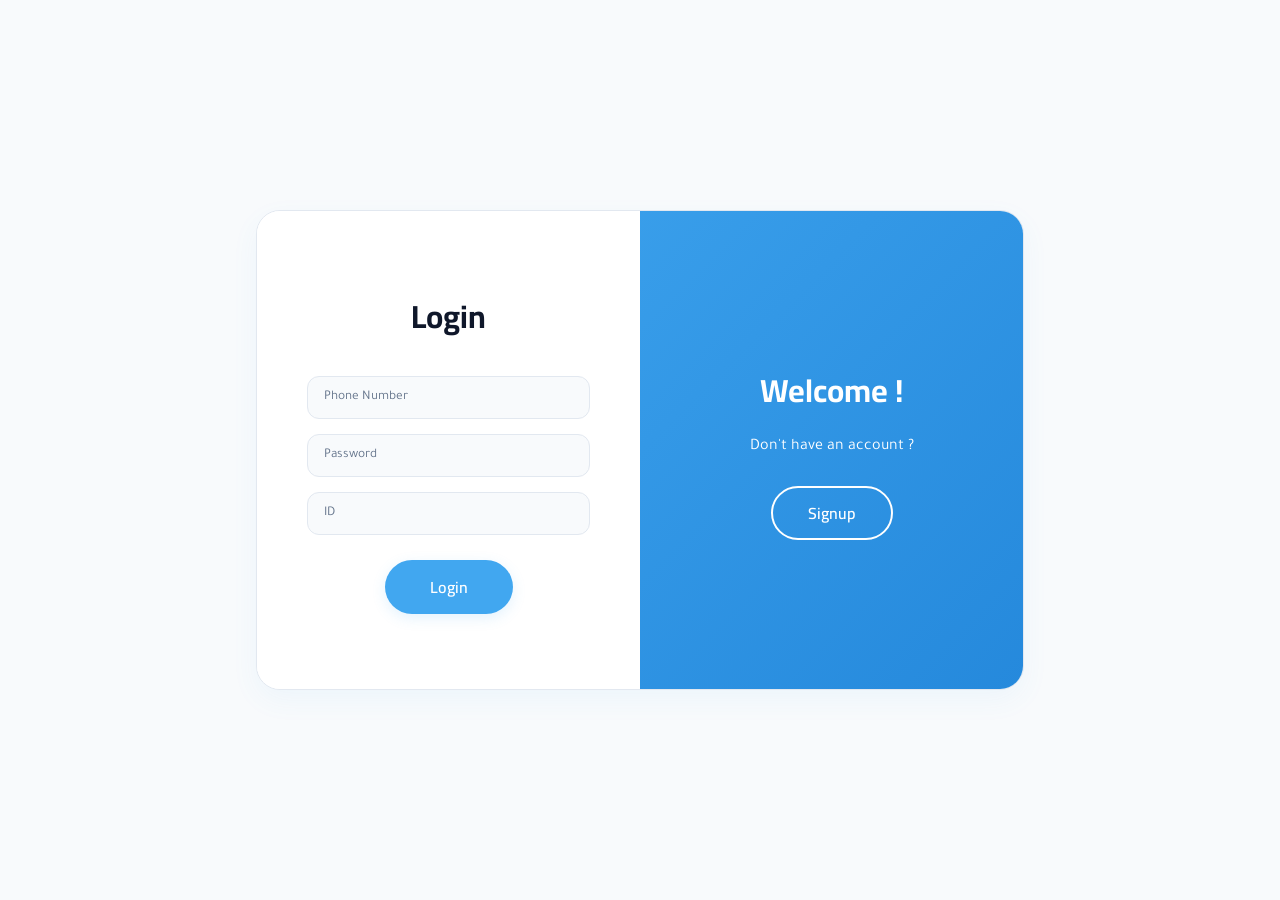
<file: FrontEnd/signup/index.html>
<!DOCTYPE html>
<html lang="en">
<head>
    <meta charset="UTF-8">
    <meta name="viewport" content="width=device-width, initial-scale=1.0">
    <title>Login/Signup</title>
    <link rel="stylesheet" href="style_sign.css">
</head>
<body>

    <div class="container" id="container">
        
        <!-- قسم إنشاء الحساب -->
        <div class="form-container sign-up-container">
            <form action="#" id="signUpForm">
                <h2>Create Account</h2>
                <input type="text" placeholder="User Name" id="username" />
                <input type="tel" placeholder="Phone Number" id="phone" />
                <input type="password" placeholder="Password" id="password" />
                <button class="action-btn">Sign Up</button>
            </form>
        </div>

        <!-- قسم تسجيل الدخول -->
        <div class="form-container sign-in-container">
            <form action="#" id="signInForm">
                <h2>Login</h2>
                <input type="tel" placeholder="Phone Number" id="signInPhone" />
                <input type="password" placeholder="Password" id="signInPassword" />
                <input type="number" placeholder="ID" id="signinKbId"/>
                <button class="action-btn">Login</button>
            </form>
        </div>

        <!-- الطبقة المتحركة (Overlay) -->
        <div class="overlay-container">
            <div class="overlay">
                <div class="overlay-panel overlay-left">
                    <h2>Welcome Back!</h2>
                    <p>Already have an account?</p>
                    <button class="ghost-btn" type="button" id="signIn">Login</button>
                </div>
                <div class="overlay-panel overlay-right">
                    <h2>Welcome !</h2>
                    <p>Don't have an account ?</p>
                    <button class="ghost-btn" type="button" id="signUp">Signup</button>
                </div>
            </div>
        </div>
        
    </div>

    <script src="JS_sign.js"></script>
</body>
</html>
</file>
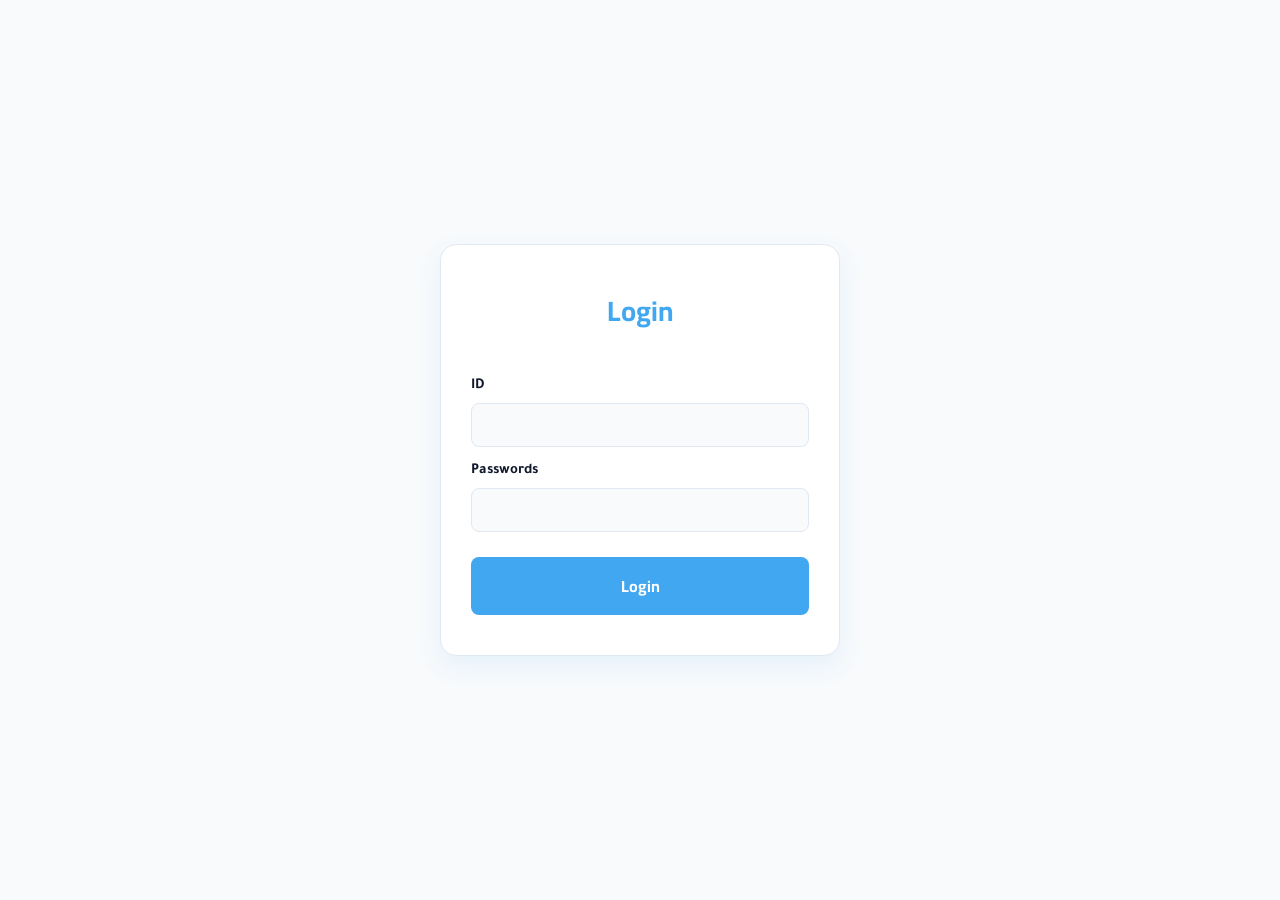
<file: FrontEnd/management/login.html>
<!DOCTYPE html>
<html lang="en">
    <head>
        <meta charset="UTF-8">
        <meta name="viewport" content="width=device-width, initial-scale=1.0">
        <title>Login</title>
        <link rel="stylesheet" href="login.css">
    </head>
    <body>
        <div class="login-container">
            <h2>Login</h2>
            <form id="loginForm">
                <label for="username">ID</label>
                <input type="text" id="username" name="username" required>
                <br><br>
                <label for="password">Passwords</label>
                <input type="password" id="password" name="password" required>
                <br><br>
                <button type="submit">Login</button>
            </form>
            <p id="error-message"></p>
        </div>
        <script src="login.js"></script>
    </body>
</html>
</file>
<file: FrontEnd/signup/style_sign.css>
/* استدعاء خطوط المنصة الأساسية */
@import url('https://fonts.googleapis.com/css2?family=Cairo:wght@400;600;700;800&family=Tajawal:wght@400;500;700&display=swap');

:root {
    --primary-color: #41a7f0;
    --primary-color-hover: #2589dc;
    --primary-color-light: #ebf5fd;
    --secondary-bg-color: #f8fafc;
    --main-bg-color: #ffffff;
    --main-text-color: #0f172a;
    --secondary-text-color: #64748b;
    --border-color: #e2e8f0;
    --shadow-sm: 0 4px 14px rgba(65, 167, 240, 0.15);
    --shadow-md: 0 10px 28px rgba(65, 167, 240, 0.06);
    --transition-smooth: 0.3s cubic-bezier(0.4, 0, 0.2, 1);
    --font-heading: 'Cairo', sans-serif;
    --font-body: 'Tajawal', sans-serif;
}

* {
    box-sizing: border-box;
    margin: 0;
    padding: 0;
}

body {
    display: flex;
    justify-content: center;
    align-items: center;
    height: 100vh;
    background-color: var(--secondary-bg-color);
    color: var(--main-text-color);
    font-family: var(--font-body);
}

/* الصندوق الرئيسي */
.container {
    background-color: var(--main-bg-color);
    border-radius: 24px;
    box-shadow: var(--shadow-md);
    border: 1px solid var(--border-color);
    position: relative;
    overflow: hidden;
    width: 768px;
    max-width: 100%;
    min-height: 480px;
}

/* إعدادات حاويات النماذج (الفورم) */
.form-container {
    position: absolute;
    top: 0;
    height: 100%;
    transition: all 0.6s cubic-bezier(0.4, 0, 0.2, 1);
}

/* تنسيق النماذج من الداخل */
form {
    background-color: var(--main-bg-color);
    display: flex;
    flex-direction: column;
    padding: 0 50px;
    height: 100%;
    justify-content: center;
    align-items: center;
    text-align: center;
}

form h2 {
    font-family: var(--font-heading);
    color: var(--main-text-color);
    font-size: 32px;
    margin-bottom: 30px;
    font-weight: 700;
}

form input {
    background-color: var(--secondary-bg-color);
    border: 1px solid var(--border-color);
    padding: 12px 16px;
    margin-bottom: 15px;
    width: 100%;
    border-radius: 12px;
    outline: none;
    font-family: var(--font-body);
    color: var(--main-text-color);
    transition: var(--transition-smooth);
}

form input::placeholder {
    color: var(--secondary-text-color);
}

form input:focus {
    border-color: var(--primary-color);
    box-shadow: 0 0 0 3px rgba(65, 167, 240, 0.15);
    background-color: var(--main-bg-color);
}

.action-btn {
    border: none;
    background-color: var(--primary-color);
    color: #fff;
    font-family: var(--font-heading);
    font-size: 16px;
    font-weight: 600;
    padding: 12px 45px;
    border-radius: 999px;
    cursor: pointer;
    margin-top: 10px;
    box-shadow: var(--shadow-sm);
    transition: var(--transition-smooth);
}

.action-btn:hover {
    background-color: var(--primary-color-hover);
    transform: translateY(-2px);
}

/* حاوية تسجيل الدخول (موجودة على اليسار) */
.sign-in-container {
    left: 0;
    width: 50%;
    z-index: 2;
}

/* حاوية إنشاء الحساب (مخفية في البداية تحت الطبقة) */
.sign-up-container {
    left: 0;
    width: 50%;
    opacity: 0;
    z-index: 1;
}

/* ------------------------------------------- */
/* إعدادات الطبقة المتحركة (Overlay) */
/* ------------------------------------------- */

.overlay-container {
    position: absolute;
    top: 0;
    left: 50%;
    width: 50%;
    height: 100%;
    overflow: hidden;
    transition: transform 0.6s cubic-bezier(0.4, 0, 0.2, 1);
    z-index: 100;
}

.overlay {
    background: var(--primary-color);
    background: linear-gradient(135deg, var(--primary-color) 0%, var(--primary-color-hover) 100%);
    color: #fff;
    position: relative;
    left: -100%;
    height: 100%;
    width: 200%;
    transform: translateX(0);
    transition: transform 0.6s cubic-bezier(0.4, 0, 0.2, 1);
}

.overlay-panel {
    position: absolute;
    top: 0;
    display: flex;
    flex-direction: column;
    justify-content: center;
    align-items: center;
    padding: 0 40px;
    height: 100%;
    width: 50%;
    text-align: center;
    transform: translateX(0);
    transition: transform 0.6s cubic-bezier(0.4, 0, 0.2, 1);
}

.overlay-panel h2 {
    font-family: var(--font-heading);
    font-size: 32px;
    font-weight: 700;
    margin-bottom: 15px;
}

.overlay-panel p {
    font-family: var(--font-body);
    font-size: 16px;
    margin-bottom: 25px;
    line-height: 1.6;
}

/* زر الطبقة المتحركة */
.ghost-btn {
    background-color: transparent;
    border: 2px solid #ffffff;
    color: #ffffff;
    font-family: var(--font-heading);
    font-weight: 600;
    padding: 10px 35px;
    font-size: 16px;
    border-radius: 999px;
    cursor: pointer;
    transition: var(--transition-smooth);
}

.ghost-btn:hover {
    background-color: #ffffff;
    color: var(--primary-color);
}

.overlay-left {
    transform: translateX(-20%);
}

.overlay-right {
    right: 0;
    transform: translateX(0);
}

/* ------------------------------------------- */
/* حركات الأنميشن عند الضغط (Classes Toggled via JS) */
/* ------------------------------------------- */

.container.right-panel-active .sign-in-container {
    transform: translateX(100%);
}

.container.right-panel-active .sign-up-container {
    transform: translateX(100%);
    opacity: 1;
    z-index: 5;
    animation: show 0.6s cubic-bezier(0.4, 0, 0.2, 1);
}

.container.right-panel-active .overlay-container {
    transform: translateX(-100%);
}

.container.right-panel-active .overlay {
    transform: translateX(50%);
}

.container.right-panel-active .overlay-left {
    transform: translateX(0);
}

.container.right-panel-active .overlay-right {
    transform: translateX(20%);
}

@keyframes show {
    0%, 49.99% {
        opacity: 0;
        z-index: 1;
    }
    50%, 100% {
        opacity: 1;
        z-index: 5;
    }
}
</file>
<file: FrontEnd/management/login.css>
@import url('https://fonts.googleapis.com/css2?family=Cairo:wght@400;600;700;800&family=Tajawal:wght@400;500;700&display=swap');

:root {
    --primary-color: #41a7f0;
    --primary-color-hover: #2589dc;
    --secondary-bg-color: #f8fafc;
    --main-bg-color: #ffffff;
    --main-text-color: #0f172a;
    --border-color: #e2e8f0;
    --font-heading: 'Cairo', sans-serif;
    --font-body: 'Tajawal', sans-serif;
}

* {
    box-sizing: border-box;
    margin: 0;
    padding: 0;
}

body {
    display: flex;
    justify-content: center;
    align-items: center;
    height: 100vh;
    background-color: var(--secondary-bg-color);
    font-family: var(--font-body);
    direction: rtl; /* توجيه الصفحة لليمين لتناسب لوحة تحكم عربية */
}

/* الصندوق الرئيسي */
.login-container {
    background-color: var(--main-bg-color);
    padding: 40px 30px;
    border-radius: 16px;
    box-shadow: 0 10px 25px rgba(65, 167, 240, 0.1);
    width: 100%;
    max-width: 400px;
    border: 1px solid var(--border-color);
}

.login-container h2 {
    font-family: var(--font-heading);
    color: var(--primary-color);
    font-size: 28px;
    margin-bottom: 25px;
    font-weight: 700;
    text-align: center;
}

/* تنسيق النموذج */
#loginForm {
    display: flex;
    flex-direction: column;
}

/* إخفاء الـ br الموجودة في الـ HTML واستخدام مسافات حديثة */
#loginForm br {
    display: none; 
}

label {
    font-size: 15px;
    color: var(--main-text-color);
    font-weight: 600;
    margin-bottom: 8px;
    margin-top: 15px;
    text-align: left; /* محاذاة النص لليسار */
    direction: ltr; /* التوجيه من اليسار لليمين */
}

input {
    width: 100%;
    padding: 12px 16px;
    border: 1px solid var(--border-color);
    border-radius: 8px;
    background-color: var(--secondary-bg-color);
    color: var(--main-text-color);
    font-family: var(--font-body);
    font-size: 15px;
    transition: all 0.3s ease;
    outline: none;
    text-align: left; /* الكتابة داخل الحقل تبدأ من اليسار */
    direction: ltr; /* توجيه الكتابة الإنجليزية */
}


input:focus {
    border-color: var(--primary-color);
    box-shadow: 0 0 0 3px rgba(65, 167, 240, 0.15);
    background-color: var(--main-bg-color);
}

button {
    background-color: var(--primary-color);
    color: #fff;
    border: none;
    padding: 14px;
    border-radius: 8px;
    font-size: 16px;
    font-family: var(--font-heading);
    font-weight: 700;
    cursor: pointer;
    transition: all 0.3s ease;
    margin-top: 25px;
}

button:hover:not(:disabled) {
    background-color: var(--primary-color-hover);
    transform: translateY(-2px);
}

button:disabled {
    opacity: 0.7;
    cursor: not-allowed;
}

/* إخفاء رسالة الخطأ القديمة */
#error-message {
    display: none;
}
</file>
